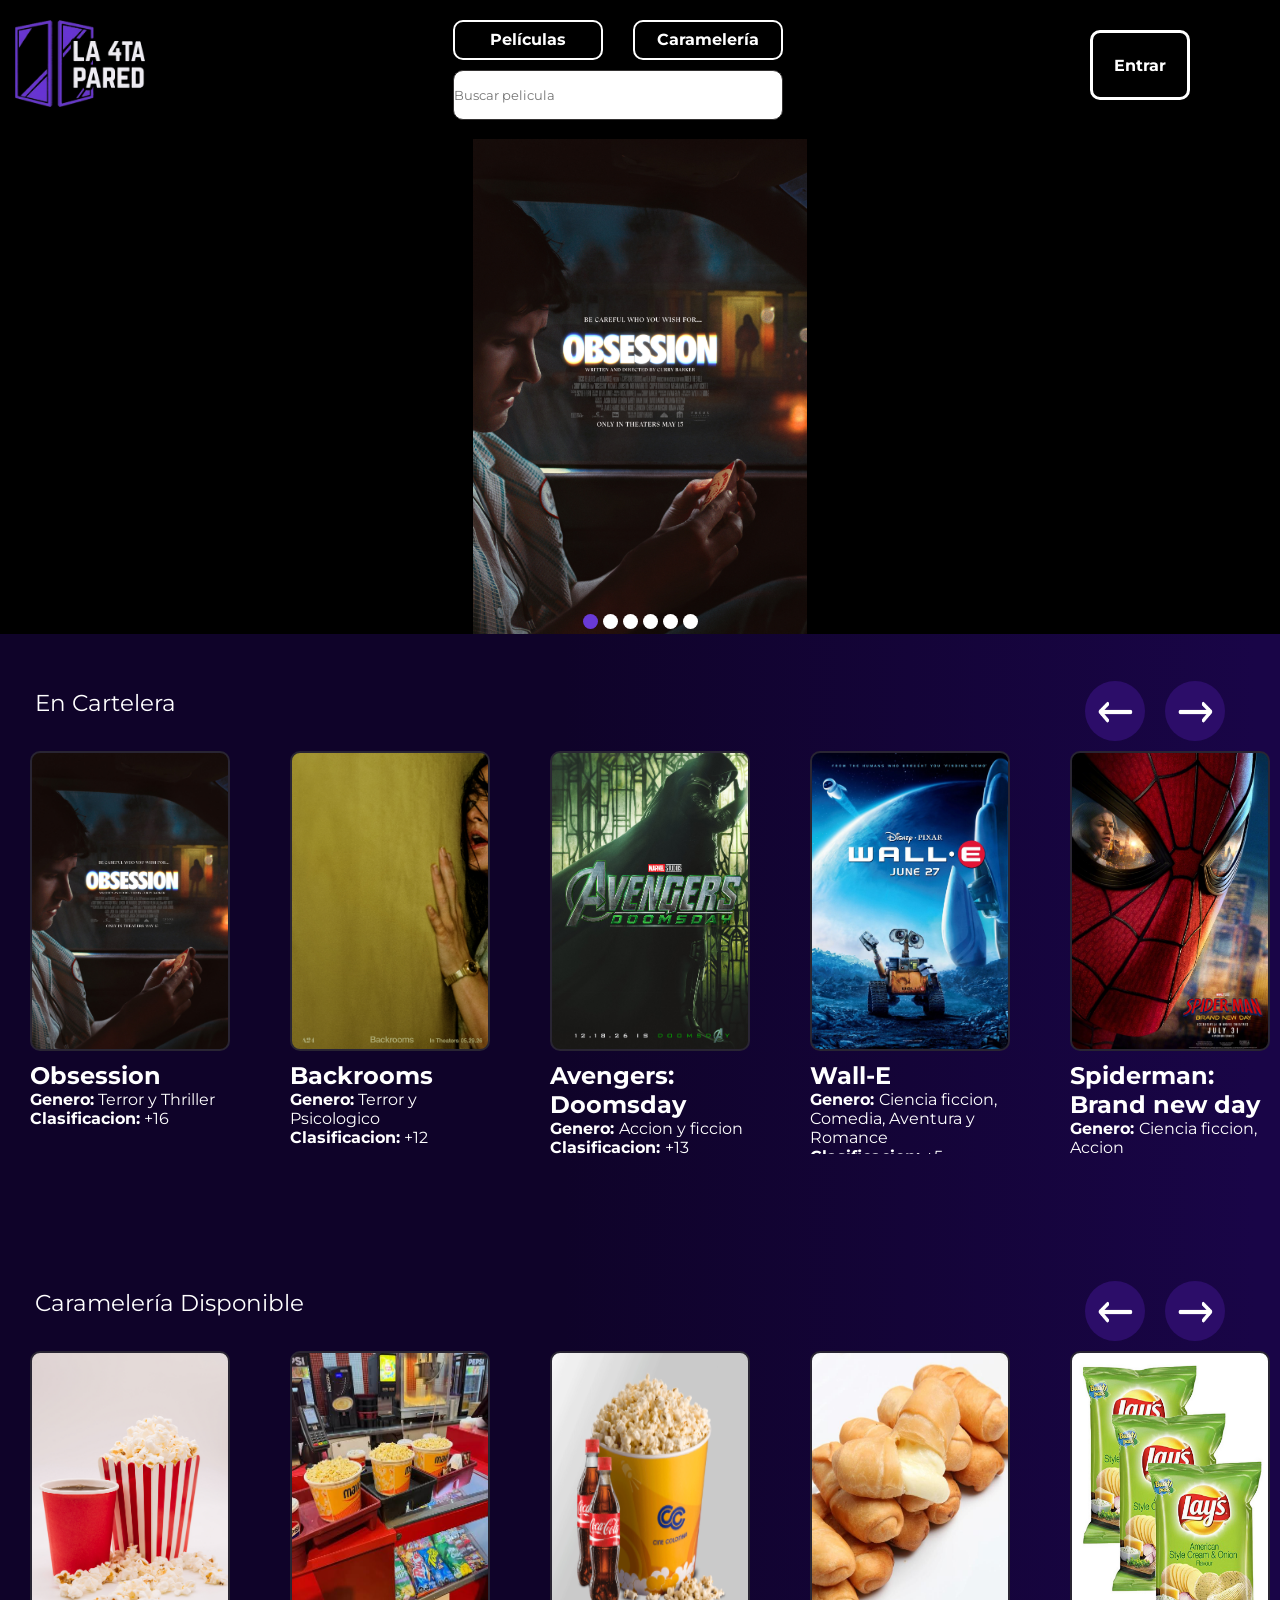
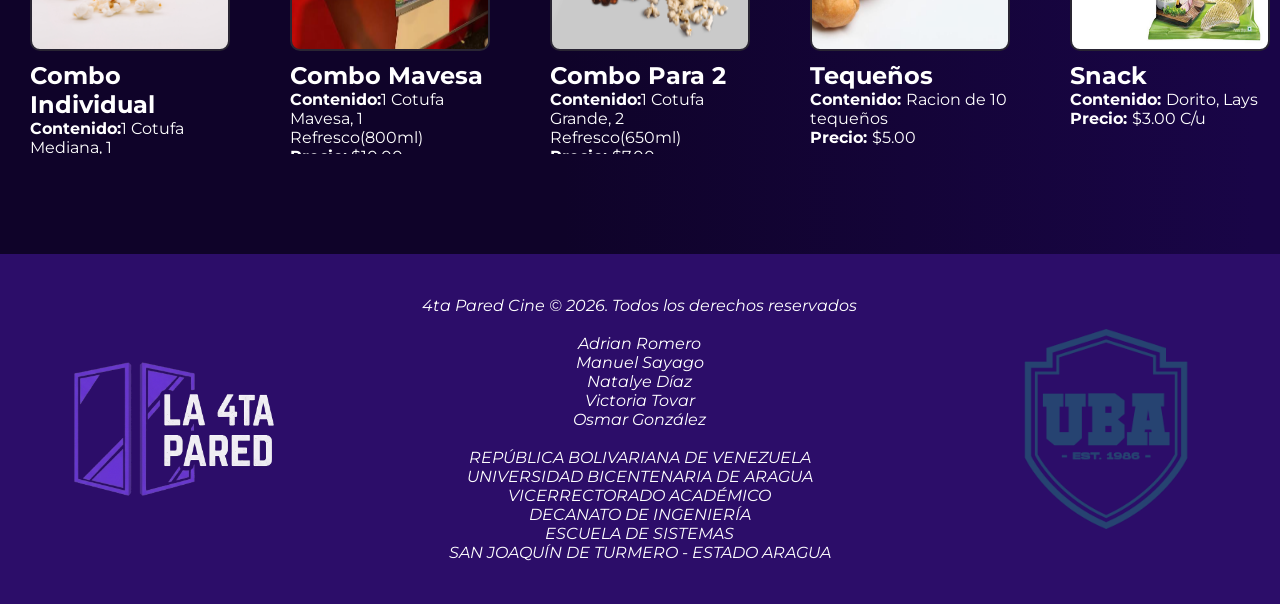
<file: index.html>
<!DOCTYPE html>
<html lang="es">
<head>
    <meta charset="UTF-8">
    <meta name="viewport" content="width=device-width, initial-scale=1.0">
    <title>4ta Pared</title>
    <link rel="icon" href="assets/logo.png"> 
    <link rel="stylesheet" href="style.css" type="text/css">
    <link rel="preconnect" href="https://fonts.googleapis.com">
    <link rel="preconnect" href="https://fonts.gstatic.com" crossorigin>
    <link href="https://fonts.googleapis.com/css2?family=Montserrat:ital,wght@0,100..900;1,100..900&family=Poppins:ital,wght@0,100;0,200;0,300;0,400;0,500;0,600;0,700;0,800;0,900;1,100;1,200;1,300;1,400;1,500;1,600;1,700;1,800;1,900&display=swap" rel="stylesheet">
 
</head>
<body>
    <header>
       <div class="logo_cabecera">
         <a href="./"><img alt="icono" src="assets/logo.png" width="130px"></a>
       </div>

       <nav class="secciones">
        <a href="#sec_peli" style="text-decoration: none; color: inherit;"><div class="boton_seccion" id="pelicula">
           Películas
        </div></a>

          <a href="#sec_caram" style="text-decoration: none; color: inherit;"><div class="boton_seccion" id="carameleria">
            Caramelería
        </div></a>

          <form>
            <input placeholder="Buscar pelicula">
          </form>
       </nav>

       <a href="sesion/" style="text-decoration: none; color: inherit;" id="cue"><div class="cuenta">
          Entrar
       </div></a>
    </header>

    <section class="banner" id="banner">

        <div class="imagenes">
            <div class="imagen" id="obsession"></div>
            <div class="imagen" id="backroom"></div>
            <div class="imagen" id="avengers"></div>
            <div class="imagen" id="walle"></div>
            <div class="imagen" id="spiderman"></div>
            <div class="imagen" id="coyote"></div>
        </div>

        <div class="puntos_carrusel_cont" id="puntos_carrusel">

        </div>
    </section>

    <section class="seccion_bloque" id="sec_peli">

        <div class="cartelera">
            <span>En Cartelera</span>

            <div class="botones">
                <div class="boton izquierda" id="izquierda"></div>
                <div class="boton derecha" id="derecha"></div>
            </div>

        </div>

        <div class="peliculas">
            <div class="pelicula">
                <a href="pelicula/?id=1" style="text-decoration: none; color: inherit;"><div class="poster" id="poster1" style="--bg-url: url(assets/poster1.jpg);">
                    <span class="titulo proyec">Obsession</span>
                </div></a>
    
                <div class="texto">
                    <h2 class="titulo">Obsession</h2>
                    <p class="genero"><b>Genero:</b> Terror y Thriller</p>
                    <p class="clasi"><b>Clasificacion:</b> +16</p>
                </div>
            </div>

               <div class="pelicula">
                <a href="pelicula/?id=2" style="text-decoration: none; color: inherit;"><div class="poster" id="poster2" style="--bg-url: url(assets/poster2.jpg);">
                     <span class="titulo proyec">Backrooms</span>
                </div></a>
                <div class="texto">
                    <h2 class="titulo">Backrooms</h2>
                    <p class="genero"><b>Genero:</b> Terror y Psicologico</p>
                    <p class="clasi"><b>Clasificacion:</b> +12</p>
                </div>
            </div>
            
               <div class="pelicula">
                <a href="pelicula/?id=3" style="text-decoration: none; color: inherit;"><div class="poster" id="poster3" style="--bg-url: url(assets/poster3.jpg);">
                     <span class="titulo proyec">Avengers: Doomsday</span>
                </div></a>
                <div class="texto">
                    <h2 class="titulo">Avengers: Doomsday</h2>
                    <p class="genero"><b>Genero: </b>Accion y ficcion</p>
                    <p class="clasi"><b>Clasificacion: </b> +13</p>
                </div>
            </div>

               <div class="pelicula">
                <a href="pelicula/?id=4" style="text-decoration: none; color: inherit;"><div class="poster" id="poster4" style="--bg-url: url(assets/poster4.jpg);">
                     <span class="titulo proyec">Wall-E</span>
                </div></a>
                <div class="texto">
                    <h2 class="titulo">Wall-E</h2>
                    <p class="genero"><b>Genero: </b>Ciencia ficcion, Comedia, Aventura y Romance</p>
                    <p class="clasi"><b>Clasificacion: </b> +5</p>
                </div>
            </div> 

                <div class="pelicula">
                <a href="pelicula/?id=9" style="text-decoration: none; color: inherit;"><div class="poster" id="poster5" style="--bg-url: url(assets/poster5.jpg);">
                     <span class="titulo proyec">Spiderman: <br> Brand new day</span>
                </div></a>
                <div class="texto">
                    <h2 class="titulo">Spiderman: Brand new day</h2>
                    <p class="genero"><b>Genero: </b>Ciencia ficcion, Accion</p>
                    <p class="clasi"><b>Clasificacion: </b> +13</p>
                </div>
            </div>

                <div class="pelicula">
                <a href="pelicula/?id=10" style="text-decoration: none; color: inherit;"><div class="poster" id="poster6" style="--bg-url: url(assets/poster6.jpg);">
                     <span class="titulo proyec">Coyote Vs. Acme</span>
                </div></a>
                <div class="texto">
                    <h2 class="titulo">Coyote Vs. Acme</h2>
                    <p class="genero"><b>Genero: </b>Ciencia ficcion, Animacion, Comedia</p>
                    <p class="clasi"><b>Clasificacion: </b> +10</p>
                </div>
            </div>
        </div>    

    </section>

    <section class="seccion_bloque" id="sec_caram">
    
        <div class="carameleria">
            <span>Caramelería Disponible</span>

            <div class="botones">
                <div class="boton izquierda" id="izquierdac"></div>
                <div class="boton derecha" id="derechac"></div>
            </div>

        </div>

        <div class="productos">
            <div class="producto">
                <a href="#sec_caram" style="text-decoration: none; color: inherit;"><div class="muestra" id="poster1" style="--bg-url: url(assets/muestra1.jpg);">
                    
                </div></a>
    
                <div class="texto">
                    <h2 class="titulo">Combo Individual</h2>
                    <p class="genero"><b>Contenido:</b>1 Cotufa Mediana, 1 Refresco(650ml)</p>
                    <p class="clasi"><b>Precio:</b> $4.00</p>
                </div>
            </div>

               <div class="producto">
                <a href="#sec_caram" style="text-decoration: none; color: inherit;"><div class="muestra" id="poster2" style="--bg-url: url(assets/muestra2.jpg);">
                 
                </div></a>
                <div class="texto">
                    <h2 class="titulo">Combo Mavesa</h2>
                    <p class="genero"><b>Contenido:</b>1 Cotufa Mavesa, 1 Refresco(800ml)</p>
                    <p class="clasi"><b>Precio:</b> $10.00</p>
                </div>
            </div>
            
               <div class="producto">
                <a href="#sec_caram" style="text-decoration: none; color: inherit;"><div class="muestra" id="poster3" style="--bg-url: url(assets/muestra3.jpg);">
                     
                </div></a>
                <div class="texto">
                    <h2 class="titulo">Combo Para 2</h2>
                    <p class="genero"><b>Contenido:</b>1 Cotufa Grande, 2 Refresco(650ml)</p>
                    <p class="clasi"><b>Precio: </b> $7.00</p>
                </div>
            </div>

               <div class="producto">
                <a href="#sec_caram" style="text-decoration: none; color: inherit;"><div class="muestra" id="poster4" style="--bg-url: url(assets/muestra4.jpeg);">
                     
                </div></a>
                <div class="texto">
                    <h2 class="titulo">Tequeños</h2>
                    <p class="genero"><b>Contenido: </b>Racion de 10 tequeños</p>
                    <p class="clasi"><b>Precio: </b> $5.00</p>
                </div>
            </div> 

                <div class="producto">
                <a href="#sec_caram" style="text-decoration: none; color: inherit;"><div class="muestra" id="poster5" style="--bg-url: url(assets/muestra5.jpg);">
                     
                </div></a>
                <div class="texto">
                    <h2 class="titulo">Snack</h2>
                    <p class="genero"><b>Contenido: </b>Dorito, Lays</p>
                    <p class="clasi"><b>Precio: </b> $3.00 C/u</p>
                </div>
            </div>

                <div class="producto">
                <a href="#sec_caram" style="text-decoration: none; color: inherit;"><div class="muestra" id="poster6" style="--bg-url: url(assets/muestra6.png);">
                     
                </div></a>
                <div class="texto">
                    <h2 class="titulo">Combo Con Todo</h2>
                    <p class="contenido"><b>Contenido: </b>1 Cotufa Grande, 1 Refresco(800ml), 1 Hamburguesa</p>
                    <p class="clasi"><b>Precio: </b> $12.00</p>
                </div>
            </div>
        </div>    

    </section>

    <footer class="footer">
      <img src="assets/logo.png" alt="logo_4taPared" width="200px">

      <address class="referencia">
        4ta Pared Cine © 2026. Todos los derechos reservados
        <br>
        <br>
        Adrian Romero
        <br>
        Manuel Sayago
        <br>
        Natalye Díaz
        <br>
        Victoria Tovar 
        <br>
        Osmar González
        <br>
        <br>
        REPÚBLICA BOLIVARIANA DE VENEZUELA  
        <br>
          UNIVERSIDAD BICENTENARIA DE ARAGUA
        <br>
         VICERRECTORADO ACADÉMICO
        <br>
         DECANATO DE INGENIERÍA
         <br>
           ESCUELA DE SISTEMAS 
          <br>
         SAN JOAQUÍN DE TURMERO - ESTADO ARAGUA
      </address>

      <img src="assets/logo_uba.png" alt="logo_uba" width="200px">
    </footer>







    <script type="module" src="script.js"></script>
    <script type="module" src="puntoscroll.js"></script>
</body>
</html>
</file>
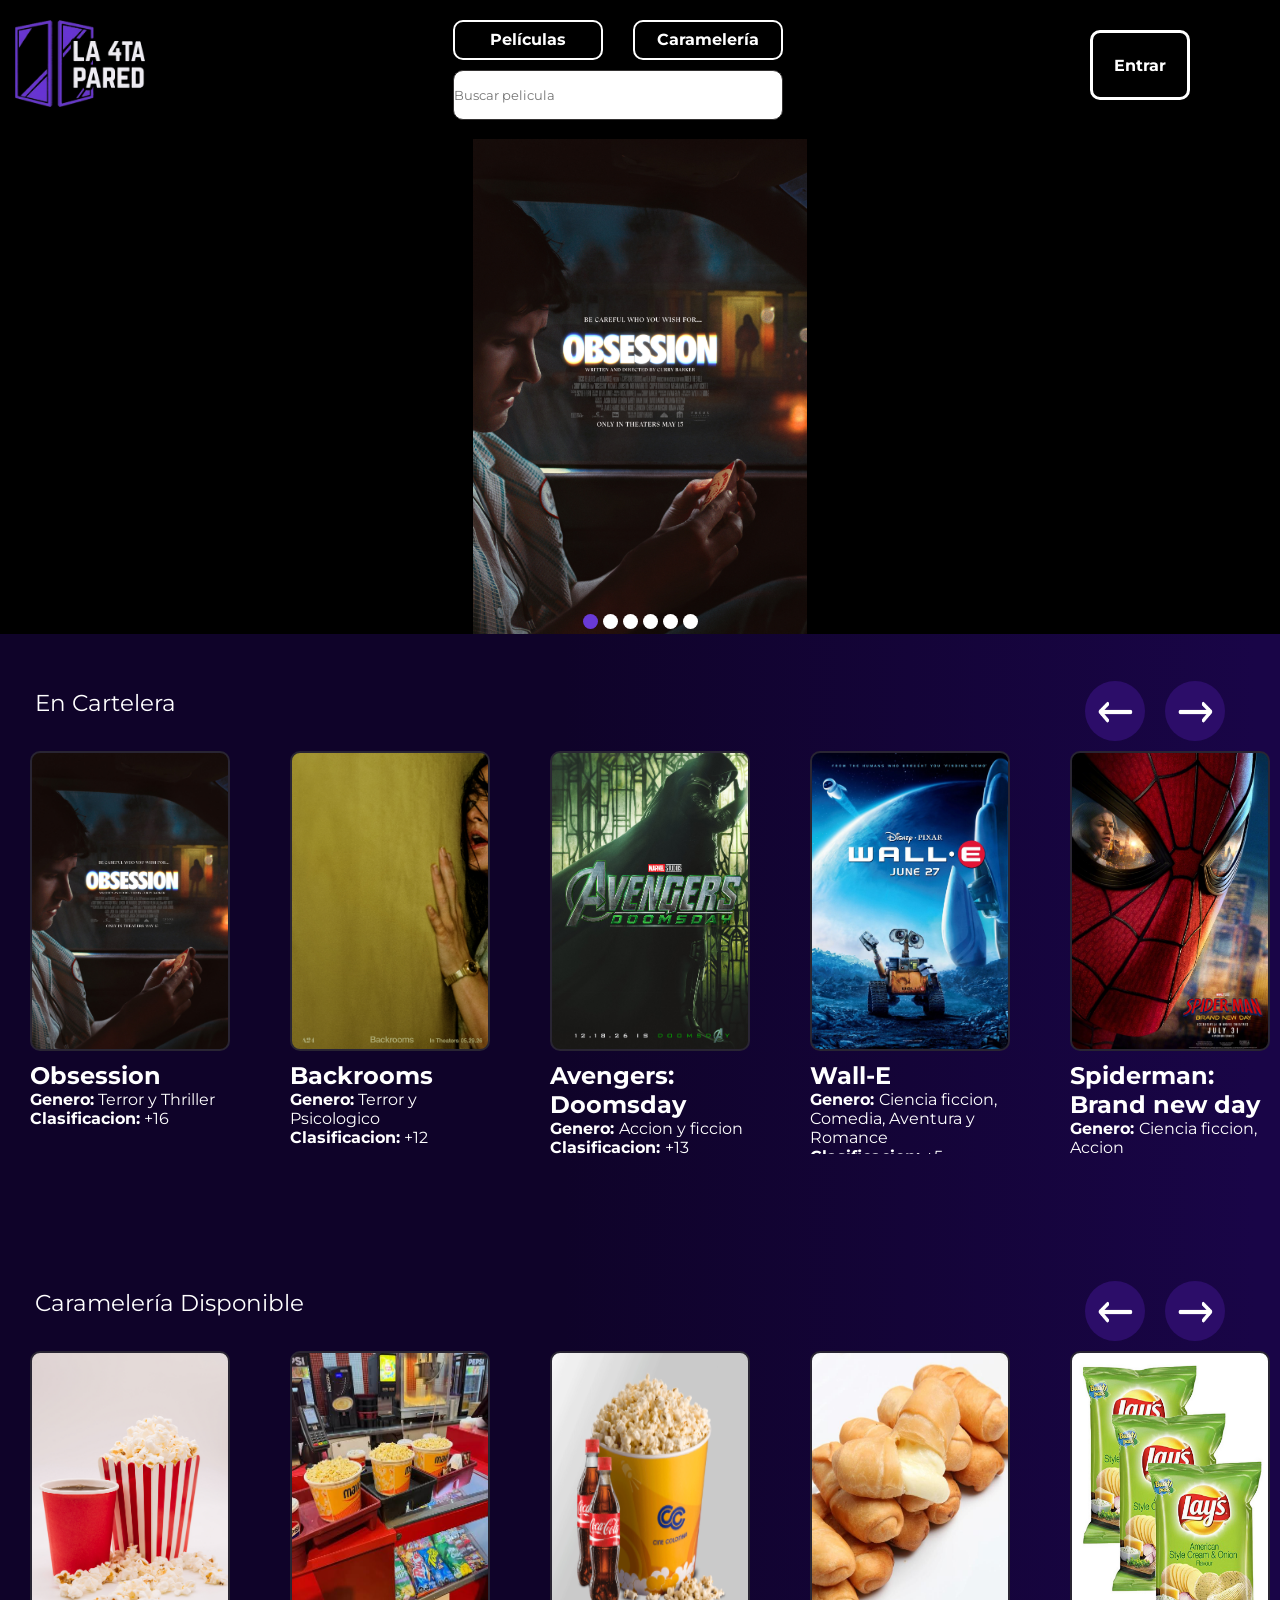
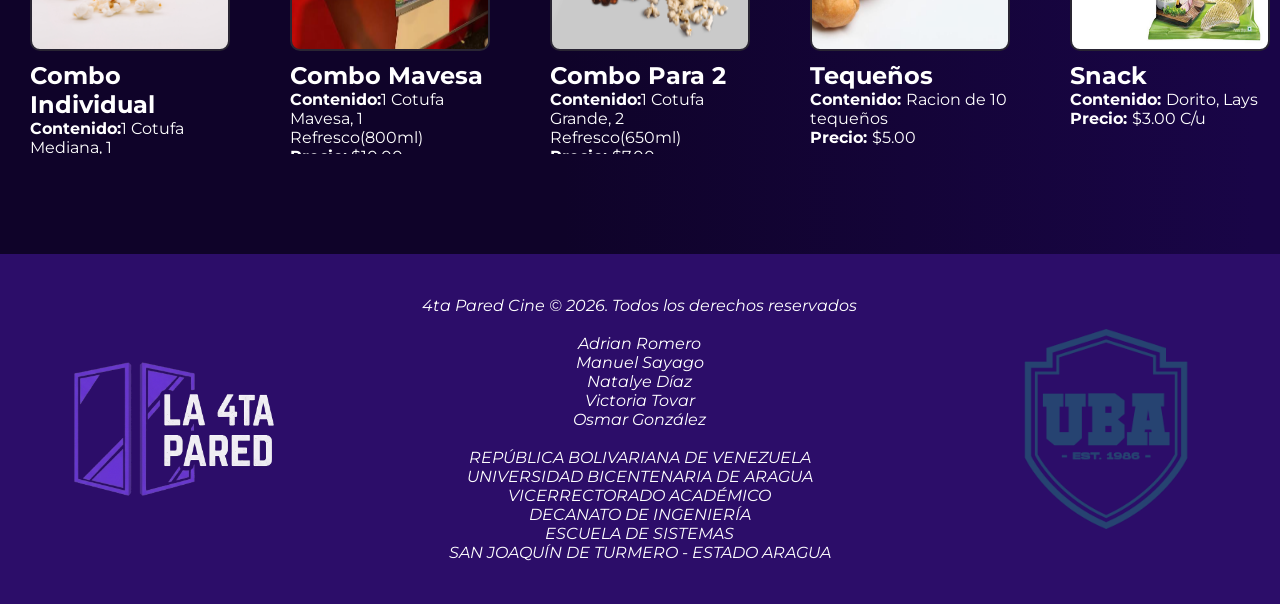
<file: pelicula/index.html>
<!DOCTYPE html>
<html lang="es">
<head>
    <meta charset="UTF-8">
    <meta name="viewport" content="width=device-width, initial-scale=1.0">
    <title>4ta Pared</title>
    <link rel="icon" href="../assets/logo.png"> 
    <link rel="stylesheet" href="../style.css" type="text/css">
    <link rel="preconnect" href="https://fonts.googleapis.com">
    <link rel="preconnect" href="https://fonts.gstatic.com" crossorigin>
    <link href="https://fonts.googleapis.com/css2?family=Montserrat:ital,wght@0,100..900;1,100..900&family=Poppins:ital,wght@0,100;0,200;0,300;0,400;0,500;0,600;0,700;0,800;0,900;1,100;1,200;1,300;1,400;1,500;1,600;1,700;1,800;1,900&display=swap" rel="stylesheet">

</head>
<body>
    
     <header>
       <div class="logo_cabecera">
         <a href="../"><img alt="icono" src="../assets/logo.png" width="130px"></a>
       </div>

       <nav class="secciones">
        <a href="../#sec_peli" style="text-decoration: none; color: inherit;"><div class="boton_seccion" id="pelicula">
           Películas
        </div></a>

         <a href="../#sec_caram" style="text-decoration: none; color: inherit;"><div class="boton_seccion" id="carameleria">
            Caramelería
        </div></a>

          <form>
            <input placeholder="Buscar pelicula">
          </form>
       </nav>

       <a href="../sesion/" style="text-decoration: none; color: inherit;" id="cue"><div class="cuenta">
          Entrar
       </div></a>
    </header>

    <article class="info_peli" id="info">

     <div class="poster_info" id="poster"></div>

     <div class="texto_info" id="texto">
        <h1 id="titulo"></h1>
        <div class="mas_info">
            <div class="info_adic" id="genero">
                <span id="gen"></span> 
            </div>
            <div class="info_adic" id="duracion">
                <span id="dur"></span>
            </div>
            <div class="info_adic" id="clasificacion">
                <span id="cla"></span>
            </div>
        </div>
        
     </div>
    </article>

    <section class="info_funciones">
        
        <h2>Funciones disponibles</h2>

        <div class="fechas">
            <div class="fecha sele" id="2026-11-19"><span>Nov 19</span></div>
            <div class="fecha" id="2026-11-20"><span>Nov 20</span></div>
            <div class="fecha" id="2026-11-21"><span>Nov 21</span></div>
            <div class="fecha" id="2026-11-22"><span>Nov 22</span></div>
        </div>

        <div class="funciones" id="funciones_cont">
         
            </div>
        </div>
    </section>

    <footer class="footer">
      <img src="../assets/logo.png" alt="logo_4taPared" width="200px">

      <address class="referencia">
        4ta Pared Cine © 2026. Todos los derechos reservados
        <br>
        <br>
       Adrian Romero
        <br>
        Manuel Sayago
        <br>
        Natalye Díaz
        <br>
        Victoria Tovar 
        <br>
        Osmar González
        <br>
        <br>
        REPÚBLICA BOLIVARIANA DE VENEZUELA  
        <br>
          UNIVERSIDAD BICENTENARIA DE ARAGUA
        <br>
         VICERRECTORADO ACADÉMICO
        <br>
         DECANATO DE INGENIERÍA
         <br>
           ESCUELA DE SISTEMAS 
          <br>
         SAN JOAQUÍN DE TURMERO - ESTADO ARAGUA
      </address>

      <img src="../assets/logo_uba.png" alt="logo_uba" width="200px">
    </footer>

<script src="info.js"></script>
</body>
</html>
</file>
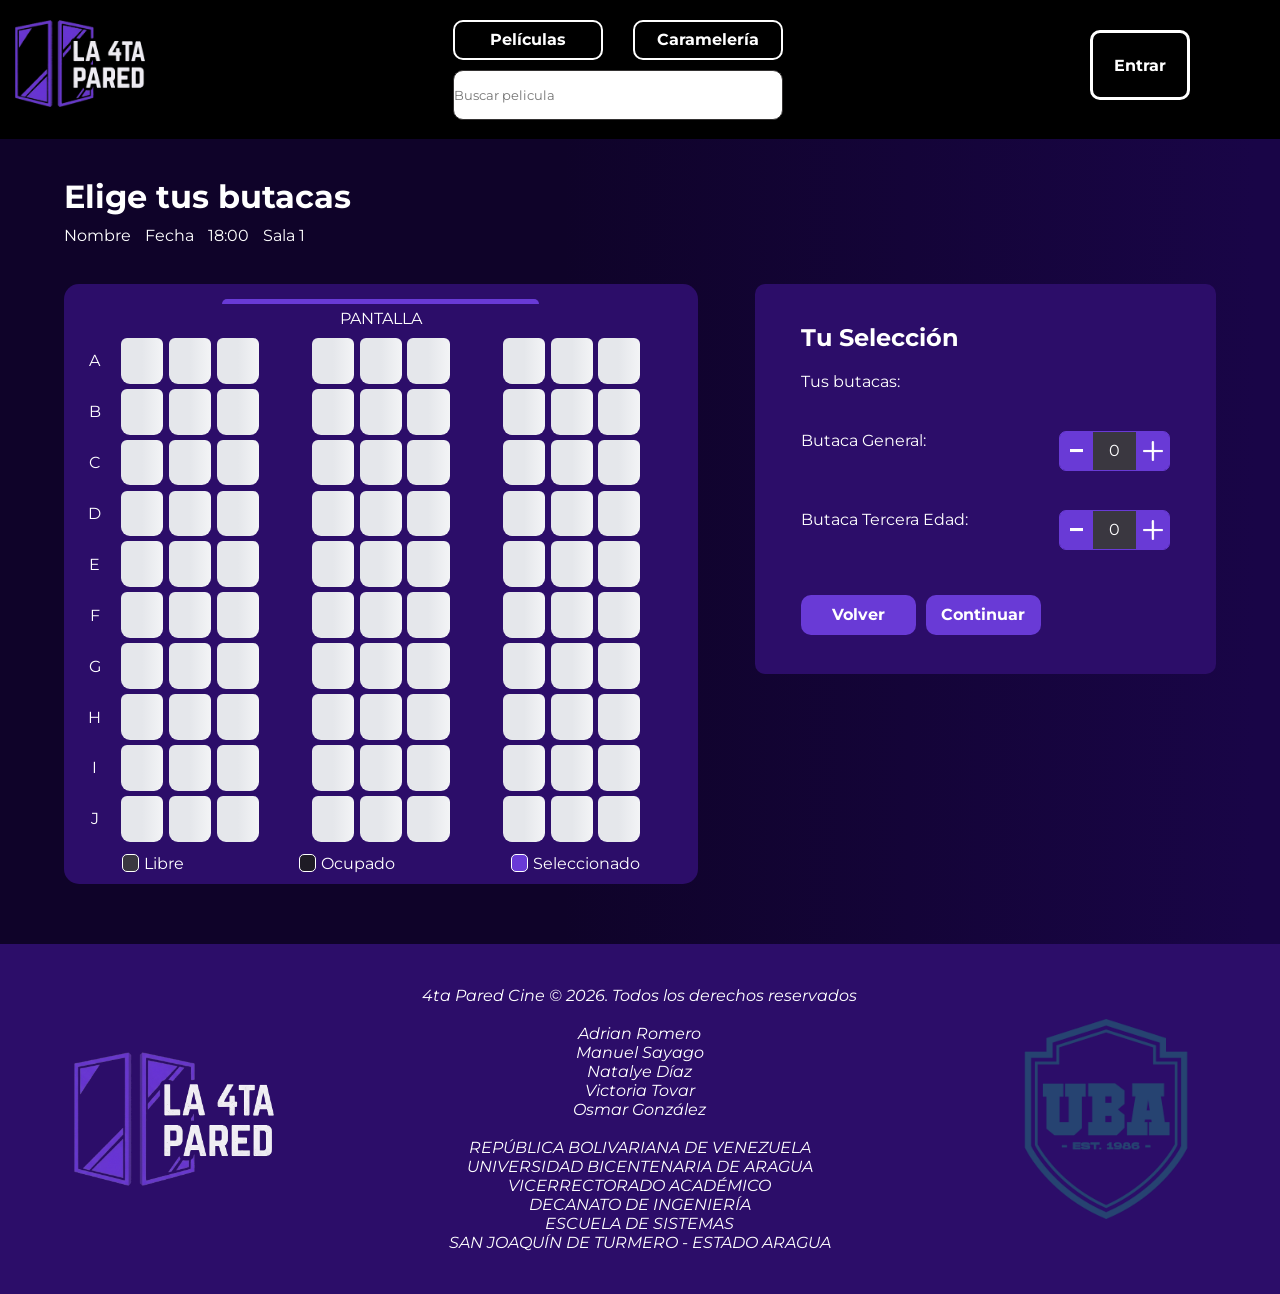
<file: seleccion/index.html>
<!DOCTYPE html>
<html lang="es">
<head>
    <meta charset="UTF-8">
    <meta name="viewport" content="width=device-width, initial-scale=1.0">
    <title>4ta Pared</title>
    <link rel="icon" href="../assets/logo.png"> 
    <link rel="stylesheet" href="../style.css" type="text/css">
    <link rel="preconnect" href="https://fonts.googleapis.com">
    <link rel="preconnect" href="https://fonts.gstatic.com" crossorigin>
    <link href="https://fonts.googleapis.com/css2?family=Montserrat:ital,wght@0,100..900;1,100..900&family=Poppins:ital,wght@0,100;0,200;0,300;0,400;0,500;0,600;0,700;0,800;0,900;1,100;1,200;1,300;1,400;1,500;1,600;1,700;1,800;1,900&display=swap" rel="stylesheet">

</head>
<body>
    
     <header>
       <div class="logo_cabecera">
         <img alt="icono" id="ico" src="../assets/logo.png" width="130px">
       </div>

       <nav class="secciones">
        <div class="boton_seccion" id="pelicula">
           Películas
        </div>

        <div class="boton_seccion" id="carameleria">
            Caramelería
        </div>

          <form>
            <input placeholder="Buscar pelicula">
          </form>
       </nav>

       <a href="../sesion/" style="text-decoration: none; color: inherit;" id="cue"><div class="cuenta">
          Entrar
       </div></a>
    </header>

    <div class="selec_texto">

        <h1>Elige tus butacas</h1>

        <div id="info"><span id="titulo">Nombre</span> <span id="fecha">Fecha</span> <span id="hora">18:00</span> <span id="sala">Sala 1</span></div>
    </div>

    <section class="seleccion">
       
        <div class="sala" id="sala">
            <div class="pantalla"><span>PANTALLA</span></div>

            <div class="butacas">
              <div class="fila">
                <div class="bloque"> <span>A</span></div>
                <div class="bloque butaca" id="A1"></div>
                <div class="bloque butaca" id="A2"></div>
                <div class="bloque butaca"></div>
                <div class="bloque"></div>
                <div class="bloque butaca"></div>
                <div class="bloque butaca"></div>
                <div class="bloque butaca"></div>
                <div class="bloque"></div>
                <div class="bloque butaca"></div>
                <div class="bloque butaca"></div>
                <div class="bloque butaca"></div>
                <div class="bloque"></div>
              </div>

              <div class="fila">
                <div class="bloque"> <span>B</span></div>
                <div class="bloque butaca"></div>
                <div class="bloque butaca"></div>
                <div class="bloque butaca"></div>
                <div class="bloque"></div>
                <div class="bloque butaca"></div>
                <div class="bloque butaca"></div>
                <div class="bloque butaca"></div>
                <div class="bloque"></div>
                <div class="bloque butaca"></div>
                <div class="bloque butaca"></div>
                <div class="bloque butaca"></div>
                <div class="bloque"></div>
              </div>

              <div class="fila">
                <div class="bloque"><span>C</span></div>
                <div class="bloque butaca"></div>
                <div class="bloque butaca"></div>
                <div class="bloque butaca"></div>
                <div class="bloque"></div>
                <div class="bloque butaca"></div>
                <div class="bloque butaca"></div>
                <div class="bloque butaca"></div>
                <div class="bloque"></div>
                <div class="bloque butaca"></div>
                <div class="bloque butaca"></div>
                <div class="bloque butaca"></div>
                <div class="bloque"></div>
              </div>

              <div class="fila">
                <div class="bloque"><span>D</span></div>
                <div class="bloque butaca"></div>
                <div class="bloque butaca"></div>
                <div class="bloque butaca"></div>
                <div class="bloque"></div>
                <div class="bloque butaca"></div>
                <div class="bloque butaca"></div>
                <div class="bloque butaca"></div>
                <div class="bloque"></div>
                <div class="bloque butaca"></div>
                <div class="bloque butaca"></div>
                <div class="bloque butaca"></div>
                <div class="bloque"></div>
              </div>

              <div class="fila">
                <div class="bloque"><span>E</span></div>
                <div class="bloque butaca"></div>
                <div class="bloque butaca"></div>
                <div class="bloque butaca"></div>
                <div class="bloque"></div>
                <div class="bloque butaca"></div>
                <div class="bloque butaca"></div>
                <div class="bloque butaca"></div>
                <div class="bloque"></div>
                <div class="bloque butaca"></div>
                <div class="bloque butaca"></div>
                <div class="bloque butaca"></div>
                <div class="bloque"></div>
              </div>

              <div class="fila">
                <div class="bloque"><span>F</span></div>
                <div class="bloque butaca"></div>
                <div class="bloque butaca"></div>
                <div class="bloque butaca"></div>
                <div class="bloque"></div>
                <div class="bloque butaca"></div>
                <div class="bloque butaca"></div>
                <div class="bloque butaca"></div>
                <div class="bloque"></div>
                <div class="bloque butaca"></div>
                <div class="bloque butaca"></div>
                <div class="bloque butaca"></div>
                <div class="bloque"></div>
              </div>

              <div class="fila">
                <div class="bloque"><span>G</span></div>
                <div class="bloque butaca"></div>
                <div class="bloque butaca"></div>
                <div class="bloque butaca"></div>
                <div class="bloque"></div>
                <div class="bloque butaca"></div>
                <div class="bloque butaca"></div>
                <div class="bloque butaca"></div>
                <div class="bloque"></div>
                <div class="bloque butaca"></div>
                <div class="bloque butaca"></div>
                <div class="bloque butaca"></div>
                <div class="bloque"></div>
              </div>

              <div class="fila">
                <div class="bloque"><span>H</span></div>
                <div class="bloque butaca"></div>
                <div class="bloque butaca"></div>
                <div class="bloque butaca"></div>
                <div class="bloque"></div>
                <div class="bloque butaca"></div>
                <div class="bloque butaca"></div>
                <div class="bloque butaca"></div>
                <div class="bloque"></div>
                <div class="bloque butaca"></div>
                <div class="bloque butaca"></div>
                <div class="bloque butaca"></div>
                <div class="bloque"></div>
              </div>

              <div class="fila">
                <div class="bloque"><span>I</span></div>
                <div class="bloque butaca"></div>
                <div class="bloque butaca"></div>
                <div class="bloque butaca"></div>
                <div class="bloque"></div>
                <div class="bloque butaca"></div>
                <div class="bloque butaca"></div>
                <div class="bloque butaca"></div>
                <div class="bloque"></div>
                <div class="bloque butaca"></div>
                <div class="bloque butaca"></div>
                <div class="bloque butaca"></div>
                <div class="bloque"></div>
              </div>

              <div class="fila">
                <div class="bloque"><span>J</span></div>
                <div class="bloque butaca"></div>
                <div class="bloque butaca"></div>
                <div class="bloque butaca"></div>
                <div class="bloque"></div>
                <div class="bloque butaca"></div>
                <div class="bloque butaca"></div>
                <div class="bloque butaca"></div>
                <div class="bloque"></div>
                <div class="bloque butaca"></div>
                <div class="bloque butaca"></div>
                <div class="bloque butaca"></div>
                <div class="bloque"></div>
              </div>

              
            </div>

            <div class="indicaciones">
              <div class="indi">
                <div class="blo" id="libre"></div>
                <p>Libre</p>
              </div>
              <div class="indi">
                <div class="blo" id="ocupado"></div>
                <p>Ocupado</p>
              </div>
              <div class="indi">
                <div class="blo" id="seleccionado"></div>
                <p>Seleccionado</p>
              </div>
            </div>
            
            
        </div>


        <div class="select_usuario">
            <div class="select_info">
                <h2>Tu Selección</h2>

                <p>Tus butacas: <span id="butaca_texto"></span></p>

              
                <div class="butaca_info">
                    <p>Butaca General: </p> <div class="contenedor_contador">
                        <div class="boton_sele izq" id="iz_g"></div>
                        <div class="contador"><span id="con_gen">0</span></div>
                        <div class="boton_sele der" id="de_g"></div>
                    </div>
                </div>

                <div class="butaca_info">
                    <p>Butaca Tercera Edad: </p> <div class="contenedor_contador">
                        <div class="boton_sele izq" id="iz_t"></div>
                        <div class="contador"><span id="con_ter">0</span></div>
                        <div class="boton_sele der" id="de_t"></div>
                    </div>
                </div>

              <div class="botones_navegar">
                <div class="boton_nav" id="volv"><span>Volver</span></div>
                <div class="boton_nav" id="conti"><span>Continuar</span></div>
              </div>
            </div>
        </div>
    </section>
     
     <footer class="footer">
      <img src="../assets/logo.png" alt="logo_4taPared" width="200px">

      <address class="referencia">
        4ta Pared Cine © 2026. Todos los derechos reservados
        <br>
        <br>
        Adrian Romero
        <br>
        Manuel Sayago
        <br>
        Natalye Díaz
        <br>
        Victoria Tovar 
        <br>
        Osmar González
        <br>
        <br>
        REPÚBLICA BOLIVARIANA DE VENEZUELA  
        <br>
          UNIVERSIDAD BICENTENARIA DE ARAGUA
        <br>
         VICERRECTORADO ACADÉMICO
        <br>
         DECANATO DE INGENIERÍA
         <br>
           ESCUELA DE SISTEMAS 
          <br>
         SAN JOAQUÍN DE TURMERO - ESTADO ARAGUA
      </address>

      <img src="../assets/logo_uba.png" alt="logo_uba" width="200px">
    </footer> 


    <script src="conta.js"></script>
    <script src="corroborar.js"></script>
    <script src="butacas_select.js"></script>
    <script src="info_func.js"></script>

</body>

</html>
</file>
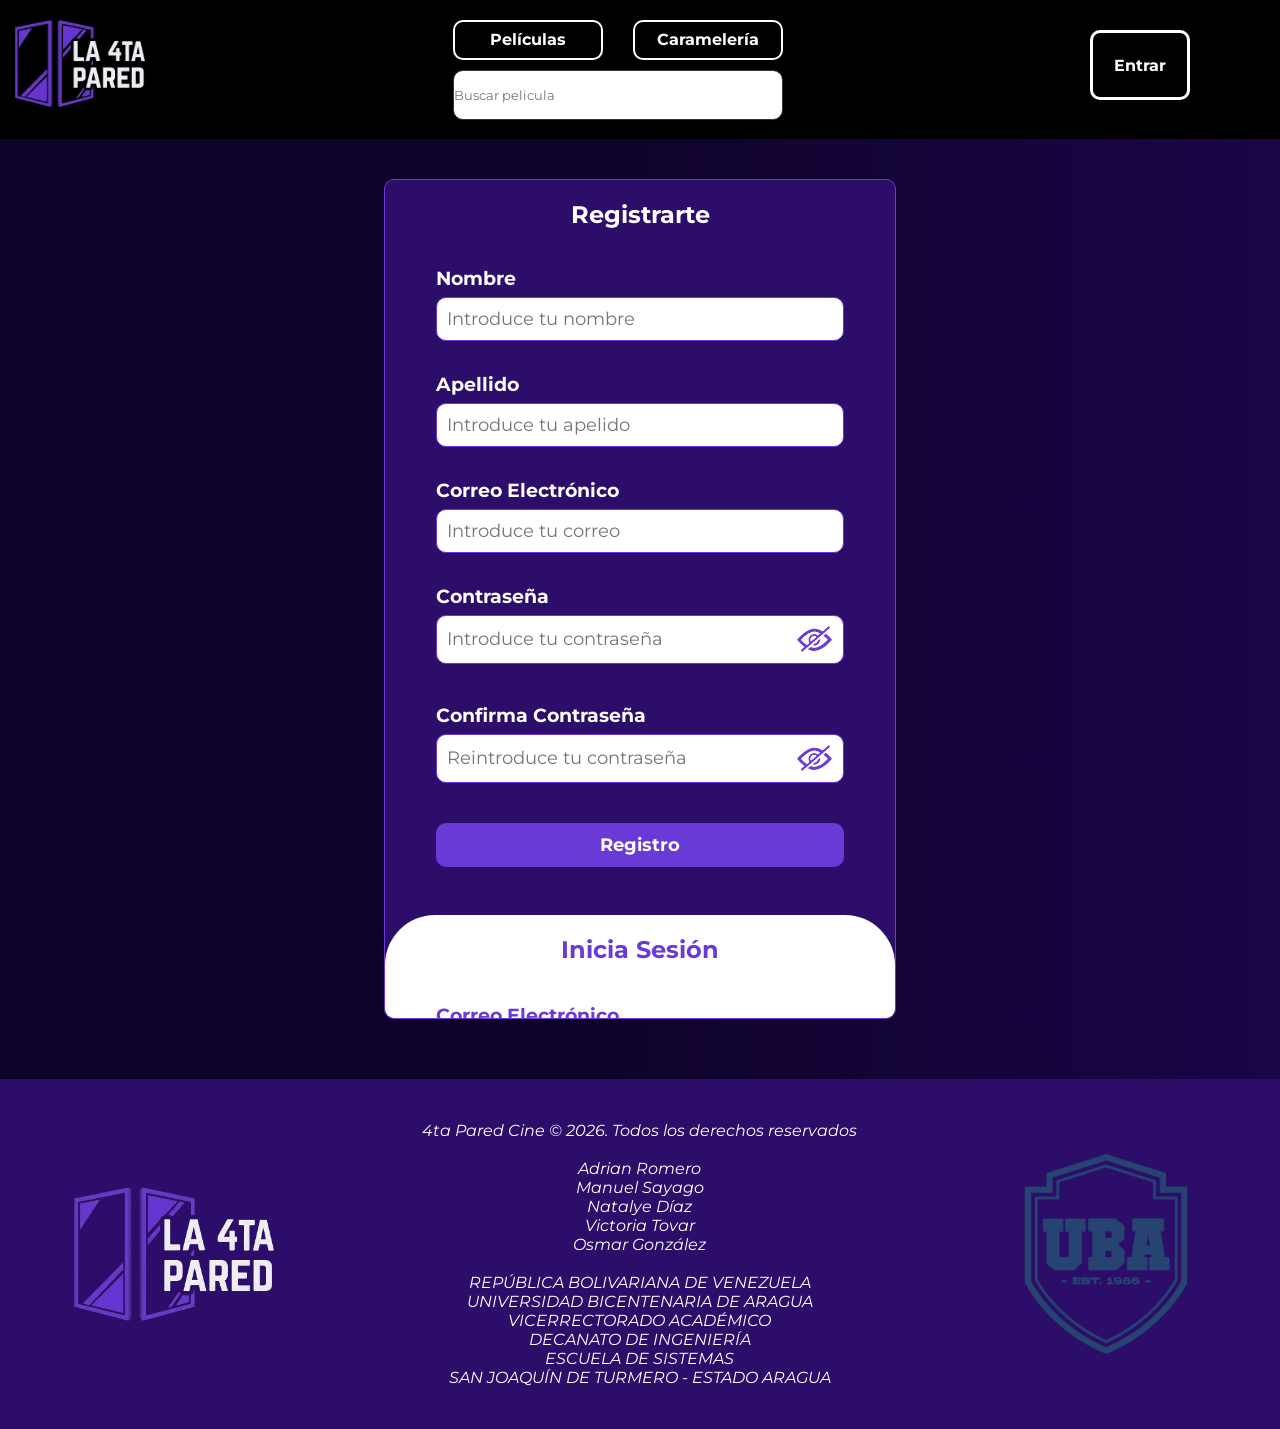
<file: sesion/index.html>
<!DOCTYPE html>
<html lang="es">
<head>
    <meta charset="UTF-8">
    <meta name="viewport" content="width=device-width, initial-scale=1.0">
    <title>4ta Pared</title>
    <link rel="icon" href="../assets/logo.png"> 
    <link rel="stylesheet" href="../style.css" type="text/css">
    <link rel="preconnect" href="https://fonts.googleapis.com">
    <link rel="preconnect" href="https://fonts.gstatic.com" crossorigin>
    <link href="https://fonts.googleapis.com/css2?family=Montserrat:ital,wght@0,100..900;1,100..900&family=Poppins:ital,wght@0,100;0,200;0,300;0,400;0,500;0,600;0,700;0,800;0,900;1,100;1,200;1,300;1,400;1,500;1,600;1,700;1,800;1,900&display=swap" rel="stylesheet">
 
</head>
<body>
    <header>
       <div class="logo_cabecera">
         <a href="../"><img alt="icono" src="../assets/logo.png" width="130px"></a>
       </div>

       <nav class="secciones">
        <a href="../#sec_peli" style="text-decoration: none; color: inherit;"><div class="boton_seccion" id="pelicula">
           Películas
        </div></a>

          <a href="../#sec_caram" style="text-decoration: none; color: inherit;"><div class="boton_seccion" id="carameleria">
            Caramelería
        </div></a>

          <form>
            <input placeholder="Buscar pelicula">
          </form>
       </nav>

        <a href="./" style="text-decoration: none; color: inherit;" id="cue"><div class="cuenta">
          Entrar
       </div></a>
    </header>

    <section class="sesion">

        <div class="registro" id="registro">
           
            <h1 id="reg">Registrarte</h1>

            <form id="regis">

                <label for="nombre">Nombre</label>
                <input type="text" name="nombre" id="nombre" placeholder="Introduce tu nombre" required>

                <label for="apelido">Apellido</label>
                <input type="text" name="apellido" id="apellido" placeholder="Introduce tu apelido" required>

                <label for="correo">Correo Electrónico</label>
                <input type="email" name="correo" id="correo" placeholder="Introduce tu correo" required>

                <label for="con1">Contraseña</label>
                
                 <div class="contr">
                    <input type="password" name="contraseña" placeholder="Introduce tu contraseña" required id="con1">
                    <div class="ojo"></div>
                 </div>
                

                <label for="con2">Confirma Contraseña</label>
                <div class="contr">
                   <input type="password" name="comp" placeholder="Reintroduce tu contraseña" required id="con2">
                   <div class="ojo"></div>
                 </div>

                 <input type="submit" value="Registro">

            </form>
        </div>

        <div class="inicio" id="inicio">

            <h1 id="ini">Inicia Sesión</h1>
            <form id="inic">



                <label for="correo">Correo Electrónico</label>
                <input type="email" name="correo" id="correoini" placeholder="Introduce tu correo" required>

                <label for="con1">Contraseña</label>
                
                 <div class="contr">
                    <input type="password" name="contraseña" placeholder="Introduce tu contraseña" required id="con3">
                    <div class="ojo"></div>
                 </div>
                


                 <input type="submit" value="Abrir Sesión">

            </form>
        </div>
    </section>

    <footer class="footer">
      <img src="../assets/logo.png" alt="logo_4taPared" width="200px">

      <address class="referencia">
        4ta Pared Cine © 2026. Todos los derechos reservados
        <br>
        <br>
        Adrian Romero
        <br>
        Manuel Sayago
        <br>
        Natalye Díaz
        <br>
        Victoria Tovar 
        <br>
        Osmar González
        <br>
        <br>
        REPÚBLICA BOLIVARIANA DE VENEZUELA  
        <br>
          UNIVERSIDAD BICENTENARIA DE ARAGUA
        <br>
         VICERRECTORADO ACADÉMICO
        <br>
         DECANATO DE INGENIERÍA
         <br>
           ESCUELA DE SISTEMAS 
          <br>
         SAN JOAQUÍN DE TURMERO - ESTADO ARAGUA
      </address>

      <img src="../assets/logo_uba.png" alt="logo_uba" width="200px">
    </footer>

   <script src="sesion.js"></script>
</body>

</html>
</file>
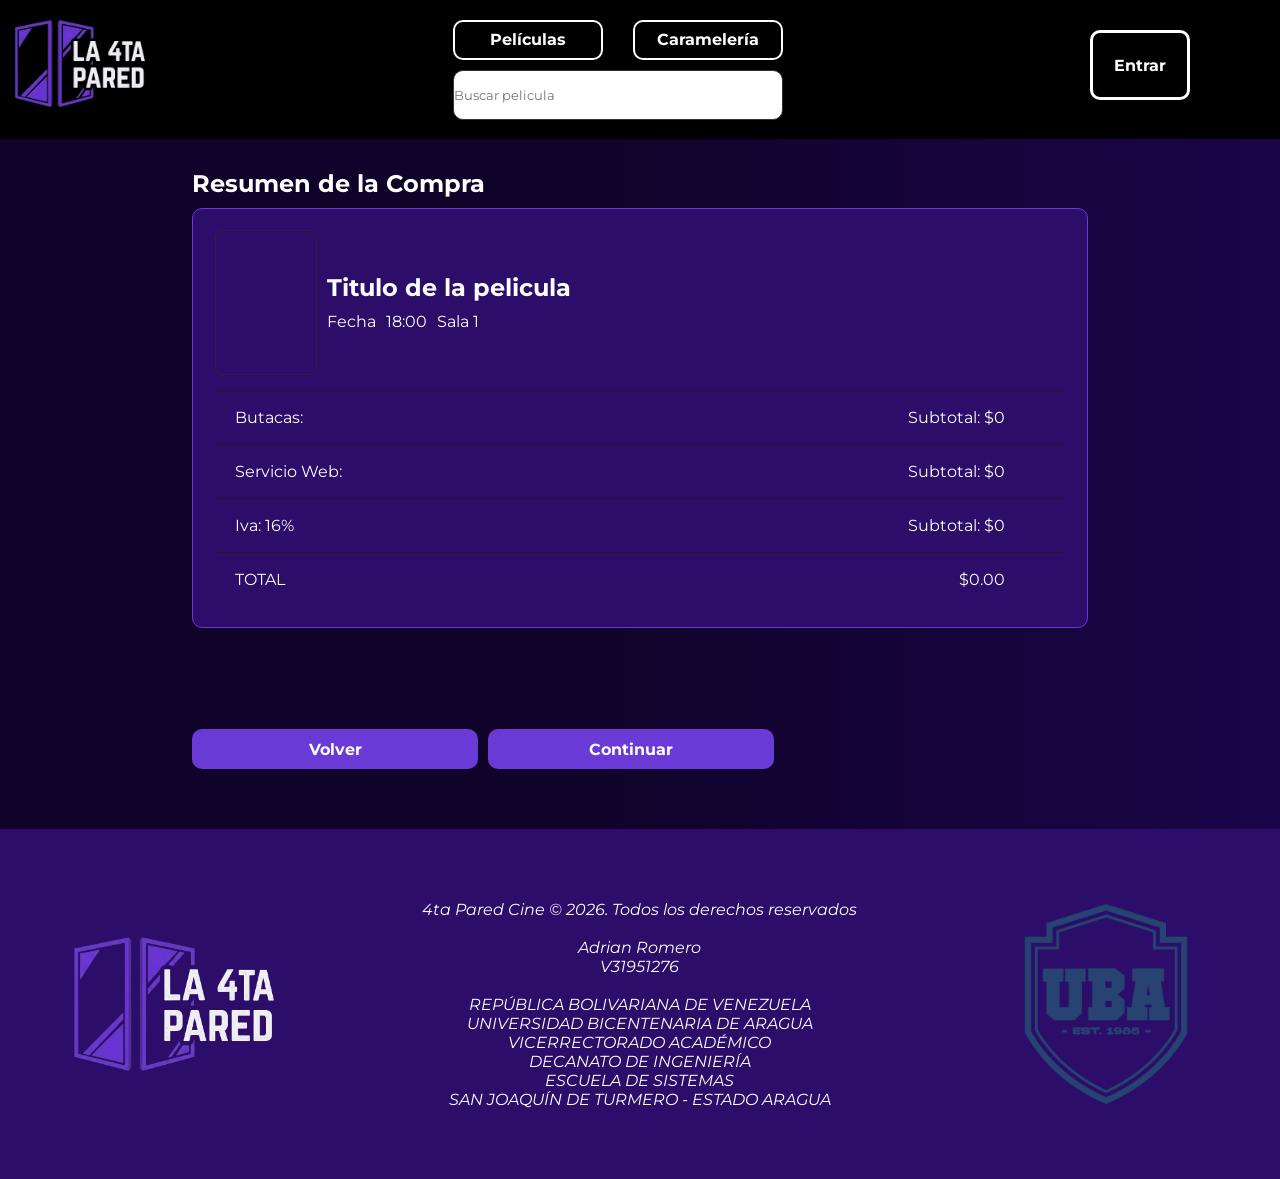
<file: seleccion/pago/index.html>
<!DOCTYPE html>
<html lang="es">
<head>
    <meta charset="UTF-8">
    <meta name="viewport" content="width=device-width, initial-scale=1.0">
    <title>4ta Pared</title>
    <link rel="icon" href="../../assets/logo.png"> 
    <link rel="stylesheet" href="../../style.css" type="text/css">
    <link rel="preconnect" href="https://fonts.googleapis.com">
    <link rel="preconnect" href="https://fonts.gstatic.com" crossorigin>
    <link href="https://fonts.googleapis.com/css2?family=Montserrat:ital,wght@0,100..900;1,100..900&family=Poppins:ital,wght@0,100;0,200;0,300;0,400;0,500;0,600;0,700;0,800;0,900;1,100;1,200;1,300;1,400;1,500;1,600;1,700;1,800;1,900&display=swap" rel="stylesheet">

</head>
<body>
    
     <header>
       <div class="logo_cabecera">
         <img  alt="icono" id="ico" src="../../assets/logo.png" width="130px">
       </div>

       <nav class="secciones">
        <div class="boton_seccion" id="pelicula">
           Películas
        </div>

         <div class="boton_seccion" id="carameleria">
            Caramelería
        </div>

          <form>
            <input placeholder="Buscar pelicula">
          </form>
       </nav>

       <a href="../../sesion/" style="text-decoration: none; color: inherit;" id="cue"><div class="cuenta">
          Entrar
       </div></a>
    </header>

    <article class="resumen_con">

        <h1>Resumen de la Compra</h1>

        <div class="resumen_caja">
            
            <main class="res_info">


                <div class="peli_info">
                    <div class="poster_peli" id="car"></div>
                    <div class="texto_peli">
                        <h2 id="titul">Titulo de la pelicula</h2>
                        <p><span id="fec">Fecha</span><span id="hor">18:00</span><span id="sal">Sala 1</span></p>
                    </div>
                </div>

                <div class="comp_info">
                    <p>Butacas: </p>
                    <p id="numbut"></p>
                    <p class="prec">Subtotal: <span id="bol">$0</span> </p>
                </div>

                <div class="comp_info">
                    <p>Servicio Web: </p>
                    <p class="prec">Subtotal: <span id="web">$0</span> </p>
                </div>

                <div class="comp_info">
                    <p>Iva: 16%</p>
                    <p class="prec">Subtotal: <span id="iva">$0</span> </p>
                </div>

                <div class="comp_info">
                    <p>TOTAL</p>
                    <p class="prec" id="total">$0.00 </p>
                </div>
            </main>
        </div>

        <div class="botones_navegar">
                <div class="boton_nav" id="volv"><span>Volver</span></div>
                <div class="boton_nav" id="comp"><span>Continuar</span></div>
              </div>
    </article>


    <footer class="footer">
      <img src="../../assets/logo.png" alt="logo_4taPared" width="200px">

      <address class="referencia">
        4ta Pared Cine © 2026. Todos los derechos reservados
        <br>
        <br>
        Adrian Romero
        <br>
        V31951276
        <br>
        <br>
        REPÚBLICA BOLIVARIANA DE VENEZUELA  
        <br>
          UNIVERSIDAD BICENTENARIA DE ARAGUA
        <br>
         VICERRECTORADO ACADÉMICO
        <br>
         DECANATO DE INGENIERÍA
         <br>
           ESCUELA DE SISTEMAS 
          <br>
         SAN JOAQUÍN DE TURMERO - ESTADO ARAGUA
      </address>

      <img src="../../assets/logo_uba.png" alt="logo_uba" width="200px">
    </footer>

   <script src="corroborar.js"></script>
   <script src="info_orden.js"></script>

</body>

</html>
</file>
<file: style.css>
*{

    margin: 0;
    padding: 0;
    box-sizing: border-box;
    
}

body{
    
    background: linear-gradient(90deg,rgb(15, 3, 41) 44%, rgb(25, 5, 71) 98%);
    
}

html{

   scroll-behavior: smooth;
}



header{

    background-color: black;
    display: flex;
    justify-content: space-between;
    height: 139px;
    max-width: 100%;

    
    

    & .logo_cabecera{

        margin-left: 15px;
        margin-top: 20px;

        & img{

            cursor: pointer;
        }
        
    }

    & .secciones{

        display: grid;
        grid-template-columns: repeat(2, 1fr);
        grid-template-rows: repeat(2, 1fr);
        margin: auto;
        margin-left: calc(auto - 130px);
        color: white;
        font-family: montserrat;
        width: 330px;

        & .boton_seccion{

            border: 2px solid white;
            width: 90.9090909%;
            height: 40px;
            text-align: center;
            line-height: 35px;
            border-radius: 10px;
            font-weight: bold;
            transition: all 0.5s;
            
            
            
            
            &#carameleria{

               grid-column: 2/3;
               grid-row: 1;
               margin-left: 15px;
            }

            &:hover{

             transform: translateY(-5px);
             cursor: pointer;

            }
        }

        & form{

                grid-column: 1/3;
                
                
                
                & input{
                    border: 1px solid rgb(53, 51, 51);
                    border-radius: 10px;
                    font-family: montserrat;
                    width: 100%;
                    height: 50px;
                }
                

        }
        
            
    }

    & #cue{
      
        width: 100px;
        height: 70px;
        margin-top: 30px;
        margin-right: 90px;
        border: 3px solid white;
        border-radius: 10px;
        transition: all 0.5s;

        & .cuenta{

            color: white;
            font-family: montserrat;
            font-weight: bold;
            text-align: center;
            line-height: 65px;

        }
        

        &:hover{

            translate: 0px -5px;
            cursor: pointer;
        }

        

    }
}

.banner{

    
    height: 515px;
    display: flex;
    flex-direction: column;

    & .puntos_carrusel_cont{

        width: 10%;
        height: 20px;
        display: flex;
        gap: 5px;
        justify-content: center;
        margin: auto;
        translate: 0px -20px;
       

        & .punto_scroll{
           
            width: 15px;
            height: 15px;
            border-radius: 10px;
            background-color: white;
            min-width: 10px;
            cursor: pointer;

            &.acti{

                background-color: #693AD6;
            }

        }

    }


    


    & .imagenes {
        display: flex;
        height: 495px;
        background-color: blue;
        overflow-x: hidden;
        position: relative;
        width: 100%;
        scroll-marker-group: after;
        scroll-behavior: smooth;
        

        & .imagen {
            height: 495px;
            width: 100%;
            flex: 0 0 100%;
            object-fit: cover;
            transition: all 1s;
            background-color: #000000;
            

            &#obsession {
                background-image: url(assets/obsession.jpg);
                background-repeat: no-repeat;
                background-size: contain;
                background-position: center;
            }

            &#backroom {
                background-image: url(assets/backrooms.jpg);
                background-repeat: no-repeat;
                background-size: contain;
                background-position: center;
            }

            &#avengers {
                background-image: url(assets/avengers.jpg);
                background-repeat: no-repeat;
                background-size: contain;
                background-position: center;
            }

            &#spiderman {
                background-image: url(assets/spiderman.jpg);
                background-repeat: no-repeat;
                background-size: contain;
                background-position: center;
            }

            &#walle {
                background-image: url(assets/poster4.jpg);
                background-repeat: no-repeat;
                background-size: contain;
                background-position: center;
            }

            &#coyote {
                background-image: url(assets/coyote.jpg);
                background-repeat: no-repeat;
                background-size: contain;
                background-position: center;
            }
        }
    }
}

.seccion_bloque{

    display: flex;
    flex-direction: column;
    color: white;
    height: 500px;
    margin-bottom: 100px;

    & .cartelera, .carameleria{

        font-family: montserrat;
        font-size: 23px;
        display: flex;


      
        
        & span{

            margin-left: 35px;
            margin-top: 35px;
            transition: all 0.5s;

            &:hover{

                font-size: 28px;
                color: #693AD6;
            }
        }

        & .botones{
            
            margin-left: auto;
            display: flex;
            margin-top: 27px;
            margin-right: 35px;

            & .boton{

                width: 60px;
                height: 60px;
                border-radius: 30px;
                background-color: #2c0d69;
                margin-right: 20px;
                background-repeat: no-repeat;
                background-size: 35px 50px;
                background-position: center center;

                &.derecha{

                    background-image: url(assets/flechaderecha.png);
                }

                &.izquierda{

                     background-image: url(assets/flechaizquierda.png);
                }

                &:hover{

                    background-color: #292533;
                    cursor: pointer;
                }

            }
        }

    }

    
   

 & .peliculas, .productos{

    display: flex;
    overflow-x: scroll;
    overflow-y: clip;
    scroll-snap-type: x mandatory;
    -webkit-overflow-scrolling: touch;
    scrollbar-width: none;

    & .pelicula, .producto{

        display: flex;
        flex-direction: column;
        width: 240px;
        height: auto;
        min-height: 400px;
        margin: 10px 30px 30px 30px;
        transition: all 0.5s;
        
        

        & .poster, .muestra{

            width: 200px;
            height: 300px;
            margin-right: auto;
            border-radius: 10px;
            
            transition: all 0.5s;
            display: flex;
            position: relative;
           
            
           

            &::before{
           
            content: "";
            position: absolute;
            top: 0; left: 0; right: 0; bottom: 0;
            background-repeat: no-repeat;
            background-size: 200px 300px;
            transition: all 0.5s;  
            background-image: var(--bg-url);
            border-radius: 10px;
            border: 2px solid #292533;
            

            &:hover{
              background-size: 210px 310px;

            }


            }



           & .proyec{

            margin: auto;
            font-family: montserrat;
            visibility: hidden;
            filter: brightness(1);
           
           
            
            
            
            

             &.mostrado{

                visibility: visible;
                
               
                
                
                
                
             }

           }

           &.difu::before{
              
            
           filter: brightness(0.5);
           background-size: 210px 310px;
           border-color: #693AD6;
           }

           &.difu{

            width: 210px;
            height: 310px;
           }

           
        }
        & .muestra{

            

            &:hover{
            width: 210px;
            height: 310px;
            
            }
            
            &:hover::before{

                background-size: 210px 310px;
                border-color: #693AD6;
            }
        }

        & .texto{

            margin-top: 10px;
            font-family: montserrat;
            
        }
    }
 }

}


.info_peli{


    width: 90%;
    height: 450px;
    background-color: #2c0d69;
    margin: auto;
    margin-top: 21px;
    border-radius: 10px;
    border: 1px solid #693AD6;
    display: flex;


    & .poster_info{

        background-color: #292533;
        width: 20%;
        min-width: 230px;
        height: 80%;
        margin: auto 15px auto 50px;
        border-radius: 7px;
        border: 1px solid #693AD6;
        background-size: cover;
        background-position: center;

        
        &.carga{

          background: linear-gradient(90deg, #e5e7eb 25%, #f3f4f6 50%, #e5e7eb 25%);
          border: none;
          animation: cargando 2s infinite;
          background-size: 200% 200%;

        }




    }

    & .texto_info{

        margin: auto auto auto 0;
        display: flex;
        flex-direction: column;
        color: white;
        font-family: montserrat;

        

        & h1{

            margin-bottom: 20px;

        
        }

        & .mas_info{

            display: flex;
            width: 285px;

            & .info_adic{


                width: 30%;
                height: 35px;
                background-color: #693AD6;
                margin-right: 15px;
                border-radius: 20px;
                display: flex;
                border: 1px solid #693AD6;

                
                

                & span{

                    margin: auto;
                
                }
                

            }
        }
        
    }
}

.info_funciones{

    width: 90%;
    margin: auto;
    margin-top: 20px;
    
    display: flex;
    flex-direction: column;
    color: white;
    font-family: montserrat;

    & .fechas{

        display: flex;
        margin-top: 15px;
        margin-bottom: 15px;

        & .fecha{

            width: 70px;
            height: 40px;
            margin-right: 30px;
            border-radius: 5px;
            background-color: #584d73;
            border: 1px solid #3A3740;
            display: flex;
            cursor: pointer;

            &:hover{

             translate: 0px -3px;
             box-shadow: 0px 5px 10px 3px #000000;
             transition: all 0.1s;
            }

            & span{

                margin: auto;
                font-family: Montserrat;
                font-weight: bold;
                color: #1e1b25;

            }

            &.sele{

               background-color: #2c0d69;
               border: 1px solid #693AD6;

               &:hover{

                translate: none !important;
                box-shadow: none;
                transition: none;
                }

               & span{

                color: white;
               }

            }

            


        }
    }

    & .funciones{

        display: flex;
        flex-direction: column;
        width: 100%;
       

        & .funcion{


            width: 100%;
            height: 85px;
            background-color: #2c0d69;
            margin-bottom: 20px;
            border-radius: 15px;
            border: 1px solid #693AD6;
            display: flex;

            & .func_info{

                margin: auto auto auto 20px;

                & span{
                    
                    margin-right: 20px;
                }
            }
           
            & a{

                margin: auto 20px auto auto;
                width: 12%;
                height: 50%;
                background-color: #693AD6;
                border-radius: 10px;
                border: 1px solid #693AD6;
                display: flex;
                cursor: pointer;

              & .boton_entrar{
                display: flex;
                width: 100%;
                height: 100%;

                & span{

                    margin: auto;
                    font-weight: bold;
                }

                

              } 

              &:hover{

                    background-color: #584d73;
                }
            }

        }
    }
}

.selec_texto{

    font-family: montserrat;
    color: white;
    margin-left: 5%;
    display: flex;
    flex-direction: column;
    margin-top: 3%;

    & #info{

        margin-top: 10px;

        & span{

        margin-right: 10px;
        
         }
    }
}

.seleccion{

    
    width: 90%;
    height: 600px;
    margin-left: auto;
    margin-right: auto;
    margin-top: 3%;
    display: flex;
    justify-content: space-between;

    & .sala{

        background-color: #2c0d69;
        width: 55%;
        height: 100%;
        border-radius: 15px;
        display: flex;
        color: white;
        flex-direction: column;
        font-family: Montserrat;
        

        & .pantalla{

            
            width: 50%;
            height: 6.5%;
            margin-left: auto;
            margin-right: auto;
            margin-top: 15px;
            display: flex;
            border-top: 5px solid #693AD6;
            border-radius: 5px;

            & span{

                margin: 5px auto;
            }


        }

        & .butacas{

            display: flex;
            
            width: 97%;
            height: 84%;
            margin: 0 auto;
            flex-direction: column;
            gap: 1%;

            & .fila{

                width: 100%;
                height: 9.5%;
                display: flex;
                gap: 0.9%;
                

                & .bloque{

                    height: 100%;
                    width: 7%;
                    border-radius: 6px 6px 9px 9px;
                    display: flex;

                    &.butaca{

                        background-color: #584d73;
                        border: 1px solid #693AD6;

                        &:hover{

                            translate: 0px -2.5px;
                            box-shadow: 0px 5px 12px 1px #000000;
                            transition: all 0.1s;
                        }

                        &.select{

                            background-color: #693AD6;
                            border-color: white;

                            &:hover{

                                translate: none !important;
                                box-shadow: none;
                            }
                        }

                        &.ocu{

                            background-color: #1e1b25;

                            &:hover{

                                translate: none !important;
                                box-shadow: none;
                                transition: none;
                            }
                        }

                        &.carga{

                        background: linear-gradient(90deg, #e5e7eb 25%, #f3f4f6 50%, #e5e7eb 25%);
                        border: none;
                        animation: cargando 2s infinite;
                        background-size: 200% 200%;

                           &:hover{

                                translate: none !important;
                                box-shadow: none;
                                transition: none;
                            }

                        }

                        

                        
                    }

                    

                    & span{

                        margin: auto;
                    }

                    
                }
            }
        }

        & .indicaciones{

            display: flex;
            width: 100%;
            height: 3%;
            margin: auto;
            
            
            & .indi{

                height: 100%;
                display: flex;
                margin: auto;
                gap: 5px;

                & .blo{
                    height: 100%;
                    width: 17px;
                    border-radius: 5px;
                    border: 1px solid white;

                    &#libre{

                        background-color: #3A3740;
                    }

                    &#ocupado{

                        background-color: #1e1b25;
                    }

                    &#seleccionado{

                        background-color: #693AD6;
                    }

                    
                }
            }
        }
    }

    & .select_usuario{

        width: 40%;
        height: 65%;
        background-color: #2c0d69;
        margin-left: auto;
        border-radius: 10px;
        display: flex;
        

        & .select_info{

            font-family: Montserrat;
            color: white;
            display: flex;
            flex-direction: column;
            width: 80%;
            height: 80%;
            margin: auto;

            & h2{

                margin-bottom: 20px;
            }

            & p{

                margin-bottom: 40px;

                & span{

                    font-weight: bold;
                }
            }
            

         
            & .butaca_info{

                display: flex;
                margin-bottom: 20px;
                


                & .contenedor_contador{

                    width: 30%;
                    height: 40px;
                    display: flex;
                    margin-left: auto;
                    border-radius: 7px;
                    border: 1px solid #693AD6;

                    


                    & .boton_sele{

                        width: 30%;
                        height: 100%;
                        background-color: #693AD6;
                        background-repeat: no-repeat;
                        background-position: center;
                        background-size: 20px;
                        cursor: pointer;

                        &.der{

                            border-radius: 0px 5px 5px 0px;
                            background-image: url(assets/der.png);
                            
                            
                        }

                        &.izq{

                            border-radius: 5px 0px 0px 5px;
                            background-image: url(assets/izq.png);
                            background-size: 13px;
                        }

                        &:hover{

                            background-color: #584d73;
                        }
                    }

                    & .contador{

                        width: 40%;
                        height: 100%;
                        background-color: #3A3740;
                        display: flex;
                       

                        & span{

                            margin: auto;
                        }
                    }
                }
            }

            
            
        }
    }
}
@keyframes cargando{
                            
        0%{
            background-position: -200% 0%;
        }

        100%{

            background-position: 200% 0%;
        }
   }

 .botones_navegar{

                
                width: 65%;
                height: 40px;
                margin-top: auto;
                display: flex;
                justify-content: space-between;
                gap: 10px;


                & div{

                    background-color: #693AD6;
                    width: 45%;
                    min-width: 45%;
                    height: 100%;
                    border-radius: 10px;
                    display: flex;

                  &.boton_nav{
                    width: 100%;
                    height: 100%;
                    display: flex;
                    
                    & span{

                        font-weight: bold;
                        margin: auto;
                    }
                  }  

                  &:hover{

                    background-color: #584d73;
                    cursor: pointer;
                  }

                }
            }

.resumen_con{

    display: flex;
    flex-direction: column;
    width: 70%;
    height: 600px;
    margin: auto;
    margin-top: 30px;
    color: white;
    font-family: montserrat;

    & .resumen_caja{

        display: flex;
        width: 100%;
        height: 70%;
        background-color: #2c0d69;
        margin-top: 10px;
        border-radius: 10px;
        border: 1px solid #693AD6;


        & .res_info{

            display: flex;
            flex-direction: column;
            width: 95%;
            height: 90%;
            margin: auto;

            & .peli_info{

                display: flex;
                margin-bottom: 15px;

                & .poster_peli{

                    width: 12%;
                    min-width: 100px;
                    height: 145px;
                    background-size: cover;
                    border-radius: 7px;
                    border: 1px solid #292533;

                }

                & .texto_peli{

                    margin: auto;
                    margin-left: 10px;

                    & p{

                        margin-top: 10px;

                        & span{

                            margin-right: 10px;
                        }
                    }

                }
            }

            & .comp_info{

                width: 100%;
                height: 15%;
                border-top: 1px solid #1e1b25;
                display: flex;

                & p{

                    margin: auto 0 auto 20px;
                    
                    &.prec{

                        margin: auto 60px auto auto;
                    }
                }

            }
        }

    }
}

@media screen and (max-width: 600px){

    header{
  
        & .logo_cabecera img{

            width: 60px;
            
        }

        & .logo_cabecera{

            margin: auto;
        }

        & .secciones{

            max-width: 200px;
            margin: auto;

            & .boton_seccion#carameleria{

                margin-left: 7px;
                width: 95%;

            }
        }
       
        
        #cue{

            margin: auto;
            width: 16%;
        }

        

            
        
    }
    
    .info_peli .texto_info .mas_info{
        
        width: 250px;
        
    }

    .info_peli{

        flex-direction: column;
        height: 600px;

        .poster_info{

            height: 60%;
            margin: auto;
            
        }
        
        
    }

    .info_funciones .funciones .funcion a{

      width: 20%;
    }

    .seleccion{
        flex-direction: column;
        height: 1000px;
        
        & .sala{

            margin: auto;
            width: 100%;
            height: 50.4%;
        }

        & .select_usuario{

            margin: auto;
            width: 100%;
            height: 37%;
        }
    }

    .sesion{

        min-width: 80%;
        width: 80%;

        
    }

    .footer img{

        width: 75px;
    }

    .footer .referencia{

        font-size: 14px;
    }

    .resumen_con{

        width: 90%;
    }

    
    
}

.footer{

    width: 100%;
    background-color: #2c0d69;
    height: 350px;
    margin-top: 60px;
    display: flex;
    align-items: flex-start;
    justify-content: space-between;
    color: white;
    font-family: Montserrat;
    text-align: center;

    & img, .referencia{

        margin: auto;
        
    }
}

.sesion{

    display: flex;
    flex-direction: column;
    width: 40%;
    height: 840px;
    background-color: #2c0d69;
    margin: 40px auto;
    border-radius: 10px;
    border: 1px solid #693AD6;
    color: white;
    font-family: Montserrat;
    overflow-y: hidden;

    

    .registro,.inicio{

        width: 100%;
        min-width: 100%;
        height: 100%;
        display: flex;
        flex-direction: column;

        & h1{

            margin: 20px auto 0 auto;
            cursor: pointer;
        }

        & form{

            display: flex;
            flex-direction: column;
            margin: auto;
            width: 80%;
            height: 83%;


            & input{

                margin-bottom: 32px;
                height: 8%;
                width: 100%;
                border: 1px solid #693AD6;
                border-radius: 10px;
                font-size: 18px;
                padding: 10px;
                font-family: montserrat;
                
                &[type="submit"]{

                        background-color: #693AD6;
                        font-weight: bold;
                        color: white;
                        cursor: pointer;

                        &:hover{

                            background-color: #584d73;
                        }
                        
                }

                
            }

            & label{

                font-weight: bold;
                font-size: 19px;
                margin-bottom: 7px;
            }

            & .contr{

                
                width: 110%;
                height: 8%;
                display: flex;
                margin-bottom: 40px;

                & .ojo{

                    width: 10%;
                    position: relative;
                    transform: translateX(-50px);
                    z-index: 2;
                    background-repeat: no-repeat;
                    background-size: 220%;
                    background-position: center;
                    background-image: url(assets/ojocer.svg);
                    cursor: pointer;

                    &.most{
                        background-image: url(assets/ojoabier.svg);
                    }
                }

                & input{
                    height: 100%;
                    width: 100%;

                    
                }
                
            }
        }

    }
    
    .inicio{

        background-color: white ;
        border-radius: 50px;
        color: #693AD6;
        z-index: 2;
        gap: 40px;
        box-sizing: content-box;
        padding-bottom: 100%;
        scroll-behavior: smooth;
        transition: all 0.8s;
        

        &.act{

            transform: translateY(-660px);
        }
        
        

        

        & form input, form .contr{

            height: 15%;
            
        }


    }

   

}
</file>
